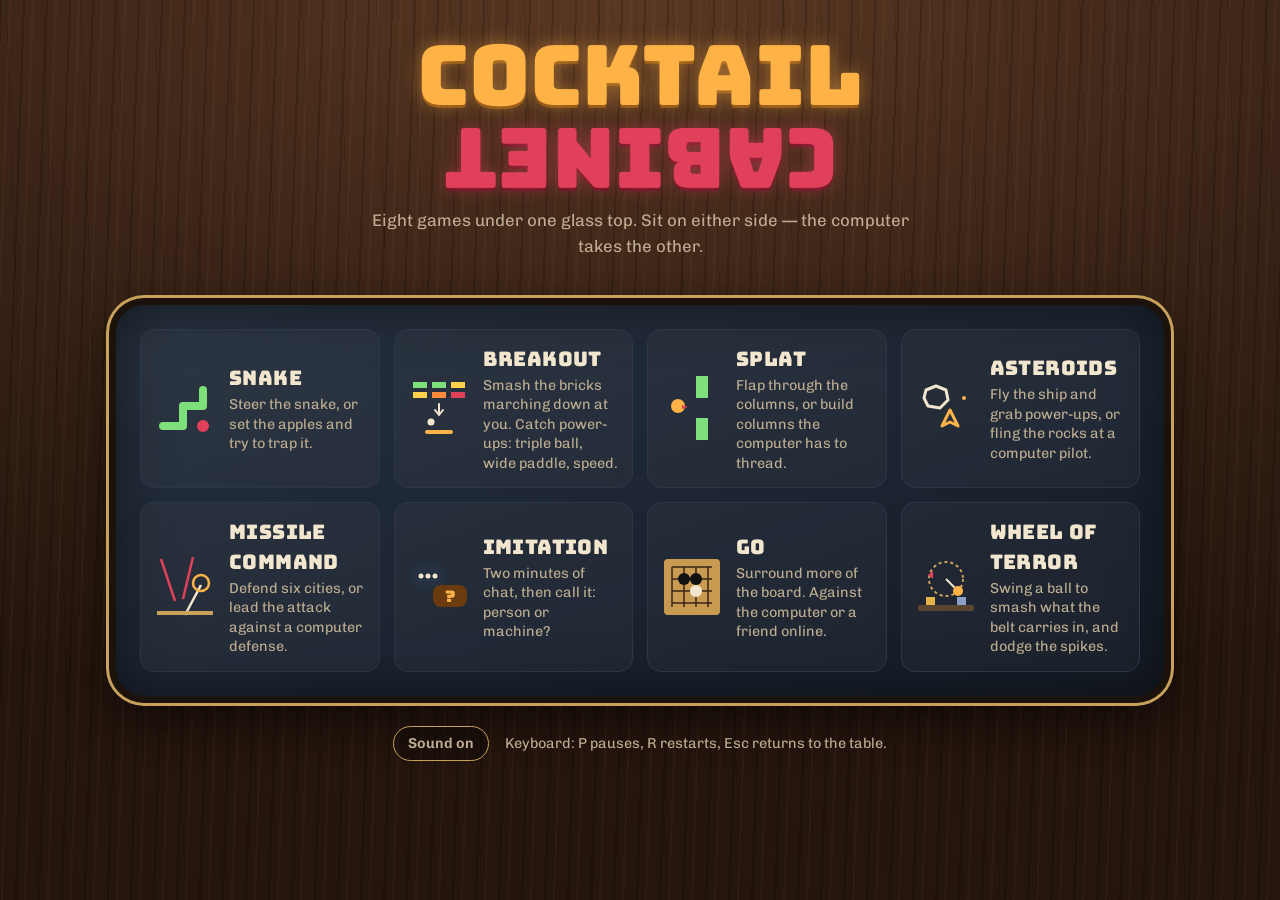
<file: index.html>
<!doctype html>
<!--
  Cocktail Cabinet: the single page.

  @file  The only HTML page. It holds two screens that main.js swaps between:
         - #menu : the title and a shelf where the eight game cards are built
         - #game : back/pause/restart buttons, the "which side" buttons, three score plates,
                   the frame with the drawing canvas, a side panel (chat, Go) and a banner
  Scripts load in this order: vendored PeerJS, js/core.js, js/net.js, the eight games in
  js/games/, then js/main.js last (it needs every game registered first).
  There is no build step and no server code: this folder is published as-is.

  @see css/style.css
  @see js/main.js
-->
<html lang="en">
<head>
<meta charset="utf-8">
<meta name="viewport" content="width=device-width, initial-scale=1, viewport-fit=cover">
<title>Cocktail Cabinet — eight games, either side</title>
<meta name="description" content="Eight arcade games on one cocktail cabinet. Play either side against the computer, or another person in a second browser.">
<link rel="preconnect" href="https://fonts.googleapis.com">
<link rel="preconnect" href="https://fonts.gstatic.com" crossorigin>
<link href="https://fonts.googleapis.com/css2?family=Bungee&family=Chivo:wght@400;600;800&display=swap" rel="stylesheet">
<link rel="icon" href="favicon.svg" type="image/svg+xml">
<link rel="stylesheet" href="css/style.css">
</head>
<body>
<div id="app">

  <!-- MENU -->
  <section id="menu" class="screen">
    <header class="rail">
      <h1 class="marquee"><span>Cocktail</span><span>Cabinet</span></h1>
      <p class="tagline">Eight games under one glass top. Sit on either side — the computer takes the other.</p>
    </header>
    <div class="tabletop">
      <div id="deck" class="deck" role="list"></div>
    </div>
    <footer class="foot">
      <button id="muteBtn" class="chip" type="button" aria-pressed="false">Sound on</button>
      <span class="foot-note">Keyboard: P pauses, R restarts, Esc returns to the table.</span>
    </footer>
  </section>

  <!-- GAME -->
  <section id="game" class="screen" hidden>
    <div class="topbar">
      <button id="backBtn" class="chip" type="button">Back to the table</button>
      <h2 id="gameTitle" class="game-title"></h2>
      <div class="topbar-actions">
        <button id="pauseBtn" class="chip" type="button">Pause</button>
        <button id="restartBtn" class="chip" type="button">Restart</button>
      </div>
    </div>

    <div id="roles" class="roles" role="radiogroup" aria-label="Which side you play"></div>

    <div class="plates">
      <div class="plate left"><span id="hudL"></span></div>
      <div class="plate mid"><span id="hudC"></span></div>
      <div class="plate right"><span id="hudR"></span></div>
    </div>

    <div class="bezel" id="bezel">
      <canvas id="screen" width="800" height="600" tabindex="0" aria-label="Game screen"></canvas>
      <div id="panel" class="panel" hidden></div>
      <div id="banner" class="banner" hidden>
        <div class="banner-title" id="bannerTitle"></div>
        <div class="banner-sub" id="bannerSub"></div>
      </div>
    </div>

    <p id="help" class="help"></p>
  </section>

</div>

<script src="js/vendor/peerjs.min.js" defer></script>
<script src="js/core.js" defer></script>
<script src="js/net.js" defer></script>
<script src="js/games/snake.js" defer></script>
<script src="js/games/breakout.js" defer></script>
<script src="js/games/splat.js" defer></script>
<script src="js/games/asteroids.js" defer></script>
<script src="js/games/missile.js" defer></script>
<script src="js/games/imitation.js" defer></script>
<script src="js/games/go.js" defer></script>
<script src="js/games/wheel.js" defer></script>
<script src="js/main.js" defer></script>
</body>
</html>
</file>
<file: css/style.css>
/**
 * Cocktail Cabinet: stylesheet.
 *
 * @file All the styling for the single page: the walnut-and-brass cabinet look, the menu
 * cards, the game screen frame, name plates, banner, role buttons, and the chat and Go side
 * panel. Colours and fonts are CSS variables at the top of the file.
 *
 * Layout note: the game canvas box is sized from {@code js/main.js} so its shape always
 * matches the picture drawn on it; the CSS only says to fill the available width.
 *
 * @see index.html
 * @see js/main.js
 */
:root {
  --walnut: #3b2417;
  --walnut-dark: #24150d;
  --glass: #1b2330;
  --glass-edge: #2c3746;
  --amber: #ffb347;
  --cherry: #e0405a;
  --brass: #c9a15a;
  --cream: #f3e6cf;
  --muted: #bfae92;
  --display: "Bungee", "Impact", "Arial Black", sans-serif;
  --body: "Chivo", "Segoe UI", "Helvetica Neue", Arial, sans-serif;
}

* { box-sizing: border-box; }
:root { padding-top: env(safe-area-inset-top, 0px); padding-bottom: env(safe-area-inset-bottom, 0px); }
html, body { margin: 0; min-height: 100%; }
body {
  font-family: var(--body);
  color: var(--cream);
  background-color: var(--walnut-dark);
  /* walnut grain */
  background-image:
    repeating-linear-gradient(92deg, rgba(0,0,0,.18) 0 2px, transparent 2px 9px, rgba(255,220,180,.03) 9px 11px, transparent 11px 23px),
    repeating-linear-gradient(88deg, rgba(0,0,0,.12) 0 1px, transparent 1px 37px),
    radial-gradient(120% 80% at 50% 0%, #5a3822 0%, var(--walnut) 45%, var(--walnut-dark) 100%);
  background-attachment: fixed;
  line-height: 1.5;
}
button { font: inherit; color: inherit; }
:focus-visible { outline: 3px solid var(--amber); outline-offset: 2px; }
[hidden] { display: none !important; }

.screen { max-width: 1100px; margin: 0 auto; padding: 20px 16px 40px; }

/* ---------- menu ---------- */
.rail { text-align: center; padding: 18px 0 8px; }
.marquee {
  font-family: var(--display);
  font-weight: 400;
  font-size: clamp(2.4rem, 8vw, 5.2rem);
  line-height: .9;
  margin: 0;
  color: var(--amber);
  text-shadow: 0 0 18px rgba(255,179,71,.45), 0 3px 0 #8a4f12;
  display: flex; flex-direction: column; align-items: center;
}
.marquee span:last-child {
  /* the second player's side of a cocktail cabinet reads upside down */
  transform: rotate(180deg);
  color: var(--cherry);
  text-shadow: 0 0 18px rgba(224,64,90,.45), 0 -3px 0 #6b1424;
  margin-top: .08em;
}
.tagline { max-width: 34em; margin: 14px auto 0; color: var(--muted); font-size: 1.05rem; }

.tabletop {
  margin: 28px auto 0;
  padding: clamp(14px, 3vw, 34px);
  border-radius: 38px;
  background: linear-gradient(160deg, #26303e, var(--glass) 60%, #141a23);
  box-shadow: inset 0 0 0 3px var(--brass), inset 0 0 0 10px #1a120b, inset 0 0 60px rgba(0,0,0,.6), 0 18px 40px rgba(0,0,0,.45);
}
.deck { display: grid; grid-template-columns: repeat(auto-fill, minmax(230px, 1fr)); gap: 14px; }
.cab {
  display: grid; grid-template-columns: 64px 1fr; gap: 12px; align-items: center;
  text-align: left; cursor: pointer;
  padding: 14px 14px 14px 12px;
  background: rgba(255,255,255,.03);
  border: 1px solid var(--glass-edge);
  border-radius: 14px;
  transition: border-color .15s, background .15s;
}
.cab:hover { border-color: var(--amber); background: rgba(255,179,71,.06); }
.cab svg { width: 64px; height: 64px; }
.cab h3 { font-family: var(--display); font-weight: 400; margin: 0; font-size: 1.25rem; color: var(--cream); letter-spacing: .02em; }
.cab p { margin: 2px 0 0; font-size: .9rem; color: var(--muted); line-height: 1.35; }

.foot { display: flex; gap: 16px; align-items: center; justify-content: center; flex-wrap: wrap; margin-top: 20px; color: var(--muted); font-size: .9rem; }

.chip {
  background: rgba(0,0,0,.25);
  border: 1px solid var(--brass);
  border-radius: 999px;
  padding: 6px 14px;
  cursor: pointer;
  font-weight: 600;
  font-size: .9rem;
}
.chip:hover { background: rgba(201,161,90,.18); }
.chip.primary { background: var(--amber); color: #2a1606; border-color: var(--amber); }
.chip.primary:hover { background: #ffc671; }
.chip:disabled { opacity: .45; cursor: default; }
.chip[aria-pressed="true"] { background: var(--amber); color: #2a1606; border-color: var(--amber); }

/* ---------- game ---------- */
.topbar { display: flex; align-items: center; gap: 12px; flex-wrap: wrap; }
.game-title { font-family: var(--display); font-weight: 400; margin: 0; flex: 1; text-align: center; font-size: clamp(1.4rem, 4vw, 2.2rem); color: var(--amber); text-shadow: 0 0 12px rgba(255,179,71,.35); }
.topbar-actions { display: flex; gap: 8px; }

.roles { display: flex; flex-wrap: wrap; gap: 8px; justify-content: center; margin: 14px 0 10px; }
.role {
  border: 1px solid var(--glass-edge); background: rgba(0,0,0,.28); border-radius: 10px;
  padding: 7px 14px; cursor: pointer; font-size: .92rem;
}
.role[aria-checked="true"] { border-color: var(--amber); background: rgba(255,179,71,.14); color: #fff; box-shadow: 0 0 0 1px var(--amber) inset; }

.plates { display: grid; grid-template-columns: 1fr auto 1fr; gap: 10px; align-items: stretch; max-width: 900px; margin: 0 auto 8px; }
.plate { background: linear-gradient(#d9b877, var(--brass) 55%, #9c7a3c); color: #2a1606; border-radius: 6px; padding: 5px 12px; font-weight: 800; font-size: .95rem; box-shadow: inset 0 1px 0 rgba(255,255,255,.5), 0 2px 4px rgba(0,0,0,.4); min-height: 1.9em; }
.plate.left { text-align: left; }
.plate.mid { text-align: center; }
.plate.right { text-align: right; }

.bezel {
  position: relative;
  margin: 0 auto; max-width: 900px;
  padding: 14px;
  border-radius: 26px;
  background: #0d1117;
  box-shadow: inset 0 0 0 3px var(--brass), inset 0 0 0 9px #1a120b, 0 16px 34px rgba(0,0,0,.5);
}
#screen {
  display: block; margin: 0 auto; width: 100%; height: auto;
  border-radius: 12px; background: #06080c; touch-action: none; cursor: crosshair;
}
.panel {
  min-height: 520px; border-radius: 12px; background: #0a0e14; padding: 16px; overflow: auto;
}
.bezel.with-panel #screen { display: none; }
.bezel.split { display: grid; grid-template-columns: minmax(0, 1.5fr) minmax(240px, 1fr); gap: 14px; }
.bezel.split .panel { min-height: 0; }
@media (max-width: 760px) { .bezel.split { grid-template-columns: 1fr; } }

.banner {
  position: absolute; left: 50%; top: 42%; transform: translate(-50%, -50%);
  background: rgba(10, 12, 18, .88); border: 2px solid var(--amber); border-radius: 14px;
  padding: 14px 26px; text-align: center; pointer-events: none; max-width: 86%;
}
.banner-title { font-family: var(--display); color: var(--amber); font-size: clamp(1.3rem, 4vw, 2rem); line-height: 1.1; }
.banner-sub { color: var(--cream); margin-top: 6px; font-size: .98rem; }
.help { text-align: center; color: var(--muted); max-width: 60em; margin: 12px auto 0; font-size: .95rem; }
.help kbd { font-family: var(--body); font-weight: 800; background: rgba(0,0,0,.35); border: 1px solid var(--glass-edge); border-radius: 4px; padding: 0 5px; color: var(--cream); }

/* ---------- shared panel widgets (Imitation, Go) ---------- */
.stack { display: flex; flex-direction: column; gap: 12px; }
.row { display: flex; gap: 8px; flex-wrap: wrap; align-items: center; }
.panel h4 { font-family: var(--display); font-weight: 400; color: var(--amber); margin: 0; font-size: 1.15rem; }
.panel p { margin: 0; color: var(--muted); }
.field { background: #05070b; border: 1px solid var(--glass-edge); border-radius: 8px; color: var(--cream); padding: 8px 10px; font: inherit; }
.status { color: var(--cream); }
.status.dim { color: var(--muted); }

.chat { display: flex; flex-direction: column; height: min(62vh, 560px); }
.chat-log { flex: 1; overflow-y: auto; display: flex; flex-direction: column; gap: 6px; padding: 8px 4px; }
.msg { max-width: 78%; padding: 7px 12px; border-radius: 14px; line-height: 1.35; word-wrap: break-word; }
.msg.me { align-self: flex-end; background: #6b3b10; color: #fff3df; border-bottom-right-radius: 4px; }
.msg.them { align-self: flex-start; background: #253041; color: var(--cream); border-bottom-left-radius: 4px; }
.msg.sys { align-self: center; background: none; color: var(--muted); font-size: .88rem; text-align: center; }
.typing { color: var(--muted); font-size: .85rem; min-height: 1.3em; padding: 0 4px; }
.chat-input { display: flex; gap: 8px; }
.chat-input .field { flex: 1; }
.timer { font-family: var(--display); color: var(--amber); font-size: 1.1rem; }
.spinner { width: 42px; height: 42px; border-radius: 50%; border: 4px solid var(--glass-edge); border-top-color: var(--amber); animation: spin 1s linear infinite; }
@keyframes spin { to { transform: rotate(360deg); } }
@media (prefers-reduced-motion: reduce) { .spinner { animation-duration: 3s; } .cab { transition: none; } }

@media (max-width: 560px) {
  .plates { grid-template-columns: 1fr 1fr; }
  .plate.mid { grid-column: 1 / -1; order: -1; }
}
</file>
